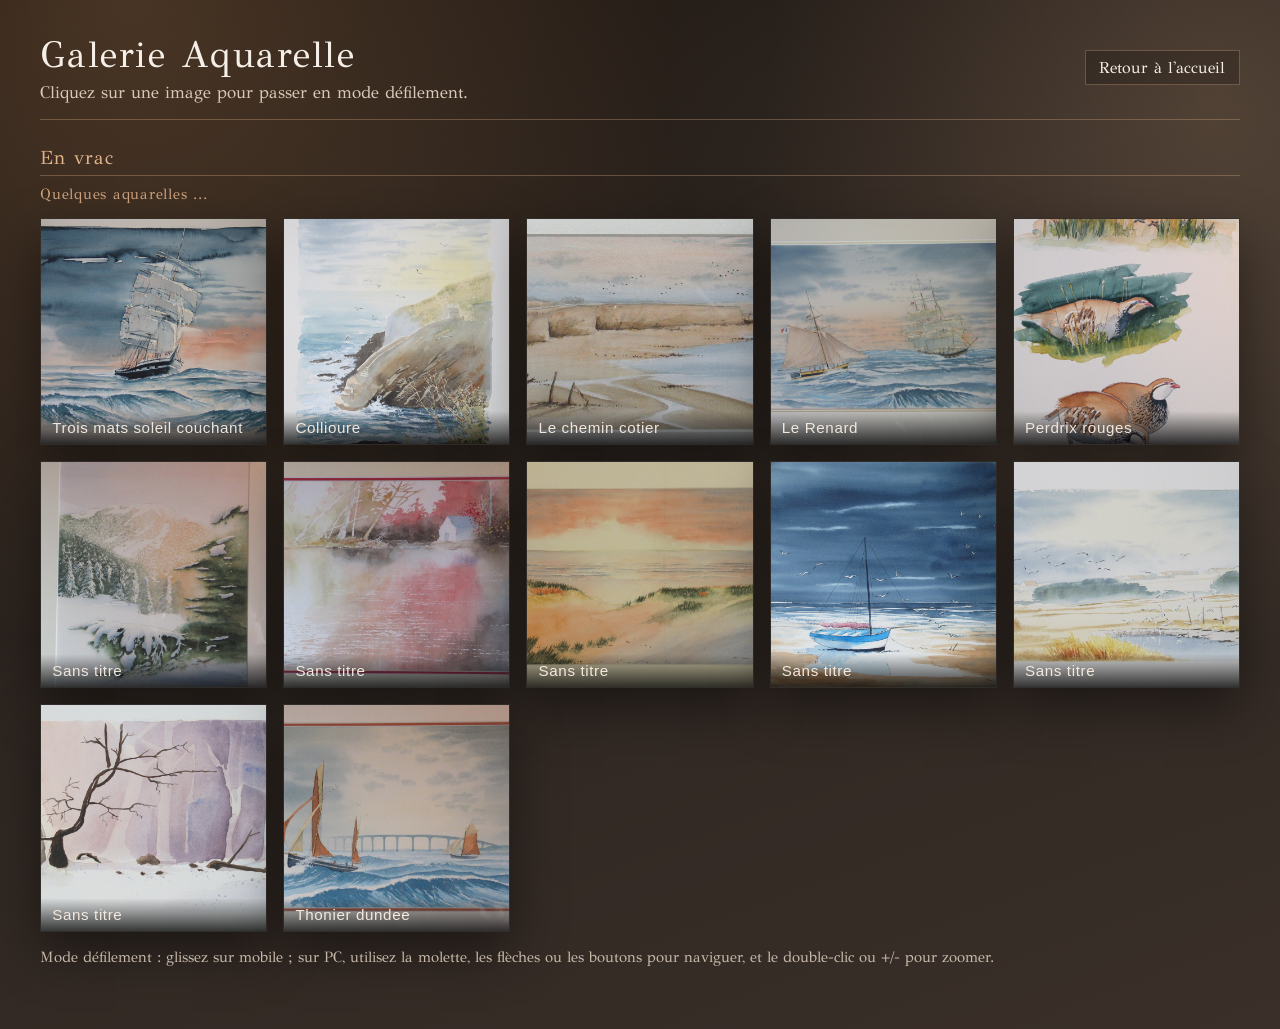
<file: html/gallery_aquarelle.html>
<!DOCTYPE html><html lang="fr"><head><meta charset="utf-8"><meta name="viewport" content="width=device-width,initial-scale=1"><meta name="description" content="Découvrez les aquarelles de Bruno Lhomet, entre paysages, marines et créations originales."><title>Galerie Aquarelle | Bruno Lhomet</title><link rel="canonical" href="https://brunolhomet.com/html/gallery_aquarelle.html"><script type="module" crossorigin src="../assets/galleryAquarelle-Bp8VtQxB.js"></script><link rel="modulepreload" crossorigin href="../assets/translation-BUIPouBq.js"><link rel="modulepreload" crossorigin href="../assets/protect-09D4kcsY.js"><link rel="modulepreload" crossorigin href="../assets/gallery-Bkg2m6O0.js"><link rel="stylesheet" crossorigin href="../assets/gallery-CDSRCGUn.css"></head><body><main class="page"><header class="topbar"><div><h1 id="gallery_aquarelle-title"></h1><p class="subtitle" id="gallery_aquarelle-subtitle"></p></div><div class="topbar-actions"><a class="back-link" href="../index.html#work" id="gallery_aquarelle-back_link"></a></div></header><div class="gallery-parts" id="gallery-grid" aria-label="Galerie d'oeuvres a l'aquarelle"><section class="gallery-part" aria-label="En vrac"><h2 class="gallery-part-title" id="gallery_aquarelle-section-en_vrac"></h2><h3 class="gallery-part-subtitle" id="gallery_aquarelle-section-en_vrac_subtitle"></h3><div class="gallery-grid"><button class="thumb-btn" type="button"><img src="../assets/gallery_aquarelle_3_mats_soleil_couchant_thumbnails-Bzcb3eLE.JPG" alt="Trois mats soleil couchant" loading="lazy"> <span class="thumb-label">Trois mats soleil couchant</span></button> <button class="thumb-btn" type="button"><img src="../assets/gallery_aquarelle_collioure_thumbnails-CeltjNJU.JPG" alt="Collioure" loading="lazy"> <span class="thumb-label">Collioure</span></button> <button class="thumb-btn" type="button"><img src="../assets/gallery_aquarelle_le_chemin_cotier_thumbnails-BIZKsGcN.jpg" alt="Le chemin cotier" loading="lazy"> <span class="thumb-label">Le chemin cotier</span></button> <button class="thumb-btn" type="button"><img src="../assets/gallery_aquarelle_le_renard_thumbnails-DcvKiOub.JPG" alt="Le Renard" loading="lazy"> <span class="thumb-label">Le Renard</span></button> <button class="thumb-btn" type="button"><img src="../assets/gallery_aquarelle_perdrix_rouges_thumbnails-C4qwUUDa.JPG" alt="Perdrix rouges" loading="lazy"> <span class="thumb-label">Perdrix rouges</span></button> <button class="thumb-btn" type="button"><img src="../assets/gallery_aquarelle_sans_titre_1_thumbnails-j6rqiBiE.JPG" alt="Sans titre" loading="lazy"> <span class="thumb-label">Sans titre</span></button> <button class="thumb-btn" type="button"><img src="../assets/gallery_aquarelle_sans_titre_2_thumbnails-Dx08GEeb.JPG" alt="Sans titre" loading="lazy"> <span class="thumb-label">Sans titre</span></button> <button class="thumb-btn" type="button"><img src="../assets/gallery_aquarelle_sans_titre_3_thumbnails-B8XZhZog.JPG" alt="Sans titre" loading="lazy"> <span class="thumb-label">Sans titre</span></button> <button class="thumb-btn" type="button"><img src="../assets/gallery_aquarelle_sans_titre_4_thumbnails-B6YqS3kz.JPG" alt="Sans titre" loading="lazy"> <span class="thumb-label">Sans titre</span></button> <button class="thumb-btn" type="button"><img src="../assets/gallery_aquarelle_sans_titre_5_thumbnails-DtZzaiUm.JPG" alt="Sans titre" loading="lazy"> <span class="thumb-label">Sans titre</span></button> <button class="thumb-btn" type="button"><img src="../assets/gallery_aquarelle_sans_titre_6_thumbnails-DKAY-7zp.JPG" alt="Sans titre" loading="lazy"> <span class="thumb-label">Sans titre</span></button> <button class="thumb-btn" type="button"><img src="../assets/gallery_aquarelle_thonier_dundee_thumbnails-CWJ3w40R.JPG" alt="Thonier dundee" loading="lazy"> <span class="thumb-label">Thonier dundee</span></button></div></section></div><p class="note" id="gallery_aquarelle-note"></p></main><aside class="lightbox" id="lightbox" aria-hidden="true" aria-label="Visionneuse plein écran"><div class="lightbox-header"><div class="lightbox-hint" id="gallery_aquarelle-lightbox-hint">Mode défilement actif</div><div class="lightbox-actions"><button class="close-btn icon-btn fullscreen-btn" id="fullscreen-btn" type="button" aria-label="Activer le plein écran" title="Activer le plein écran"><span class="icon icon-expand" aria-hidden="true"></span> <span class="sr-only" id="gallery_aquarelle-lightbox-fullscreen_text">Plein écran</span></button> <button class="close-btn icon-btn" id="close-btn" type="button" aria-label="Fermer la visionneuse" title="Fermer la visionneuse"><span class="icon icon-close" aria-hidden="true"></span> <span class="sr-only" id="gallery_aquarelle-lightbox-close_text">Fermer</span></button></div></div><div class="slider-wrap"><button class="nav-btn" id="prev-btn" type="button" aria-label="Image précédente">&#10094;</button><div class="slider" id="slider"><figure class="slide" data-label="Trois mats soleil couchant - aquarelle"><img src="../assets/gallery_aquarelle_3_mats_soleil_couchant-OrEGH1F3.JPG" alt="Trois mats soleil couchant - aquarelle"></figure><figure class="slide" data-label="Collioure - aquarelle"><img src="../assets/gallery_aquarelle_collioure-BhkK6vpG.JPG" alt="Collioure - aquarelle"></figure><figure class="slide" data-label="Le chemin cotier - aquarelle"><img src="../assets/gallery_aquarelle_le_chemin_cotier-C9dUHDm8.jpg" alt="Le chemin cotier - aquarelle"></figure><figure class="slide" data-label="Le Renard - aquarelle"><img src="../assets/gallery_aquarelle_le_renard-QwmmWNVA.JPG" alt="Le Renard - aquarelle"></figure><figure class="slide" data-label="Perdrix rouges - aquarelle"><img src="../assets/gallery_aquarelle_perdrix_rouges-ChK574OZ.JPG" alt="Perdrix rouges - aquarelle"></figure><figure class="slide" data-label="Sans titre - aquarelle"><img src="../assets/gallery_aquarelle_sans_titre_1-DQJfa0Sr.JPG" alt="Sans titre - aquarelle"></figure><figure class="slide" data-label="Sans titre - aquarelle"><img src="../assets/gallery_aquarelle_sans_titre_2-BAmRzkuc.JPG" alt="Sans titre - aquarelle"></figure><figure class="slide" data-label="Sans titre - aquarelle"><img src="../assets/gallery_aquarelle_sans_titre_3-CGR8qwNj.JPG" alt="Sans titre - aquarelle"></figure><figure class="slide" data-label="Sans titre - aquarelle"><img src="../assets/gallery_aquarelle_sans_titre_4-BlrvPCyE.JPG" alt="Sans titre - aquarelle"></figure><figure class="slide" data-label="Sans titre - aquarelle"><img src="../assets/gallery_aquarelle_sans_titre_5-CbuBpRob.JPG" alt="Sans titre - aquarelle"></figure><figure class="slide" data-label="Sans titre - aquarelle"><img src="../assets/gallery_aquarelle_sans_titre_6-C_tIv58a.JPG" alt="Sans titre - aquarelle"></figure><figure class="slide" data-label="Thonier dundee - aquarelle"><img src="../assets/gallery_aquarelle_thonier_dundee-DXL64iw-.JPG" alt="Thonier dundee - aquarelle"></figure></div><button class="nav-btn" id="next-btn" type="button" aria-label="Image suivante">&#10095;</button></div><div class="caption" id="caption"></div><div class="counter" id="counter"></div></aside></body></html>
</file>
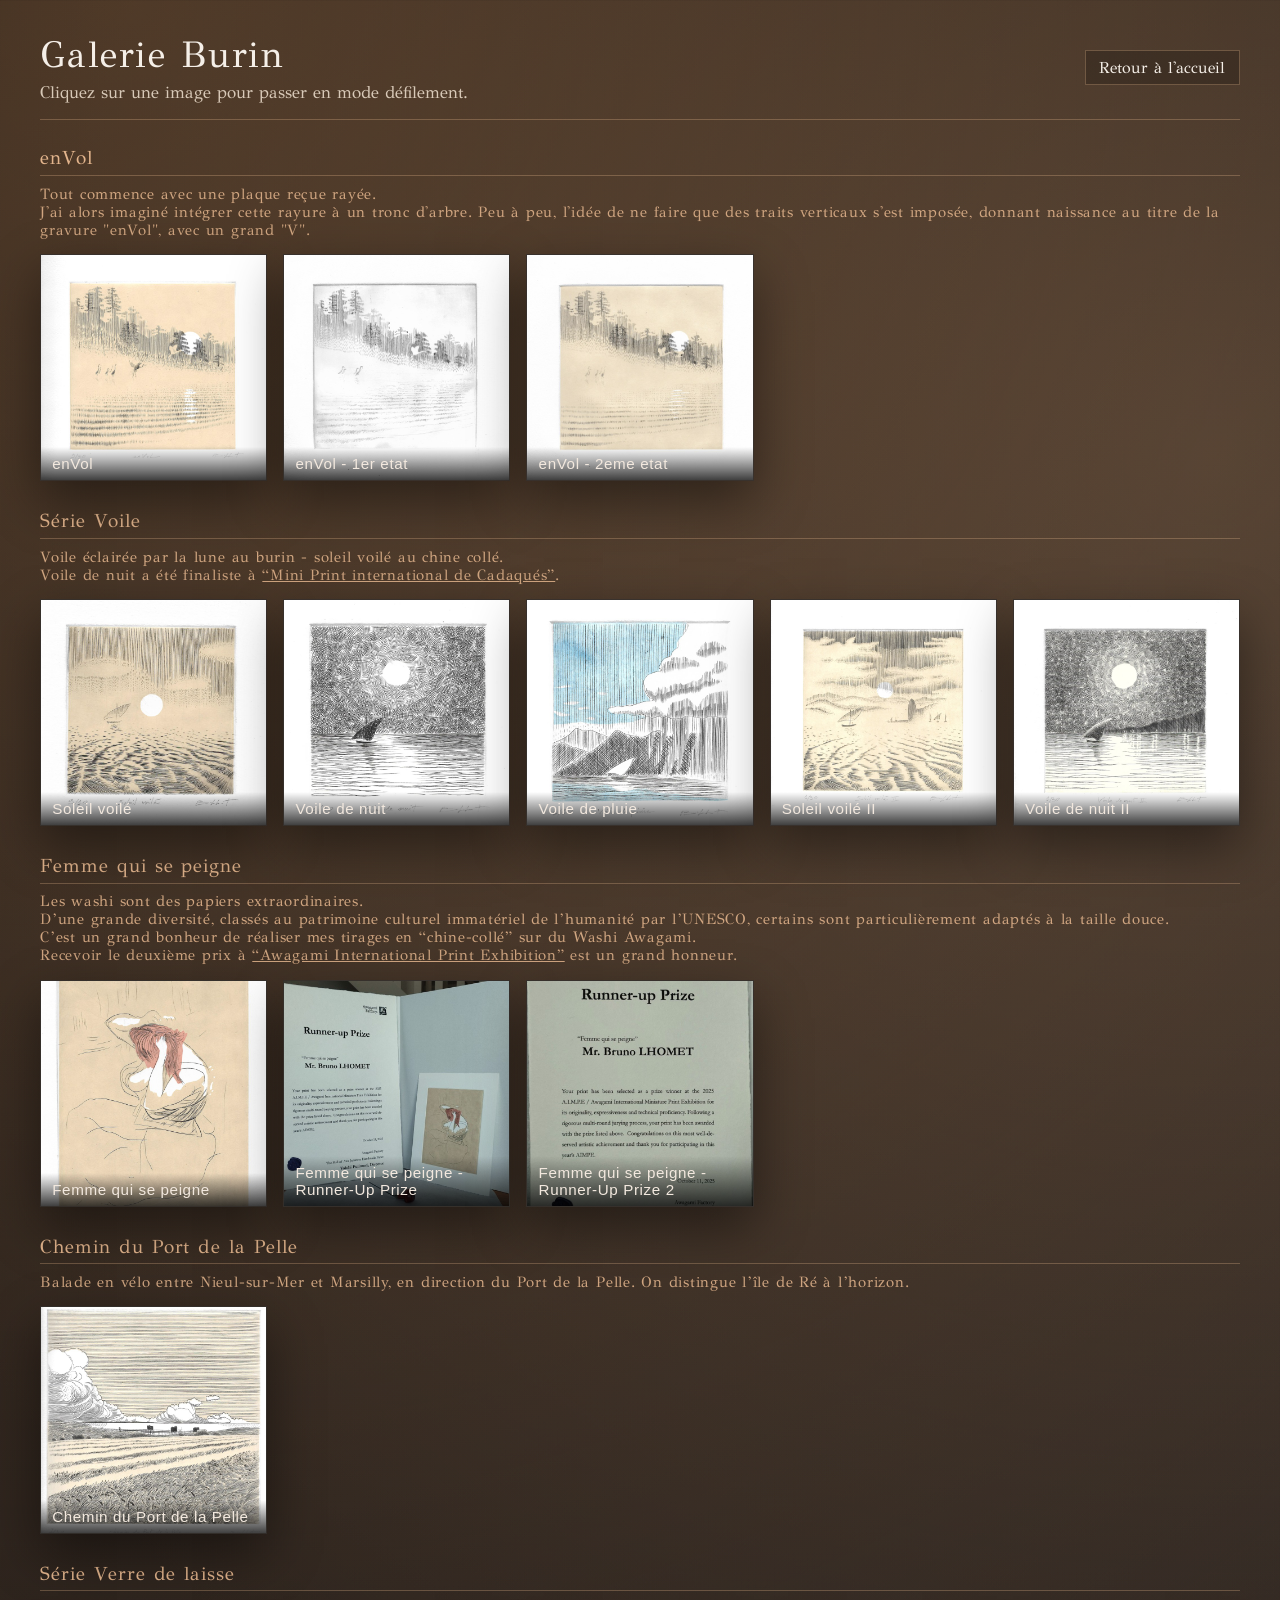
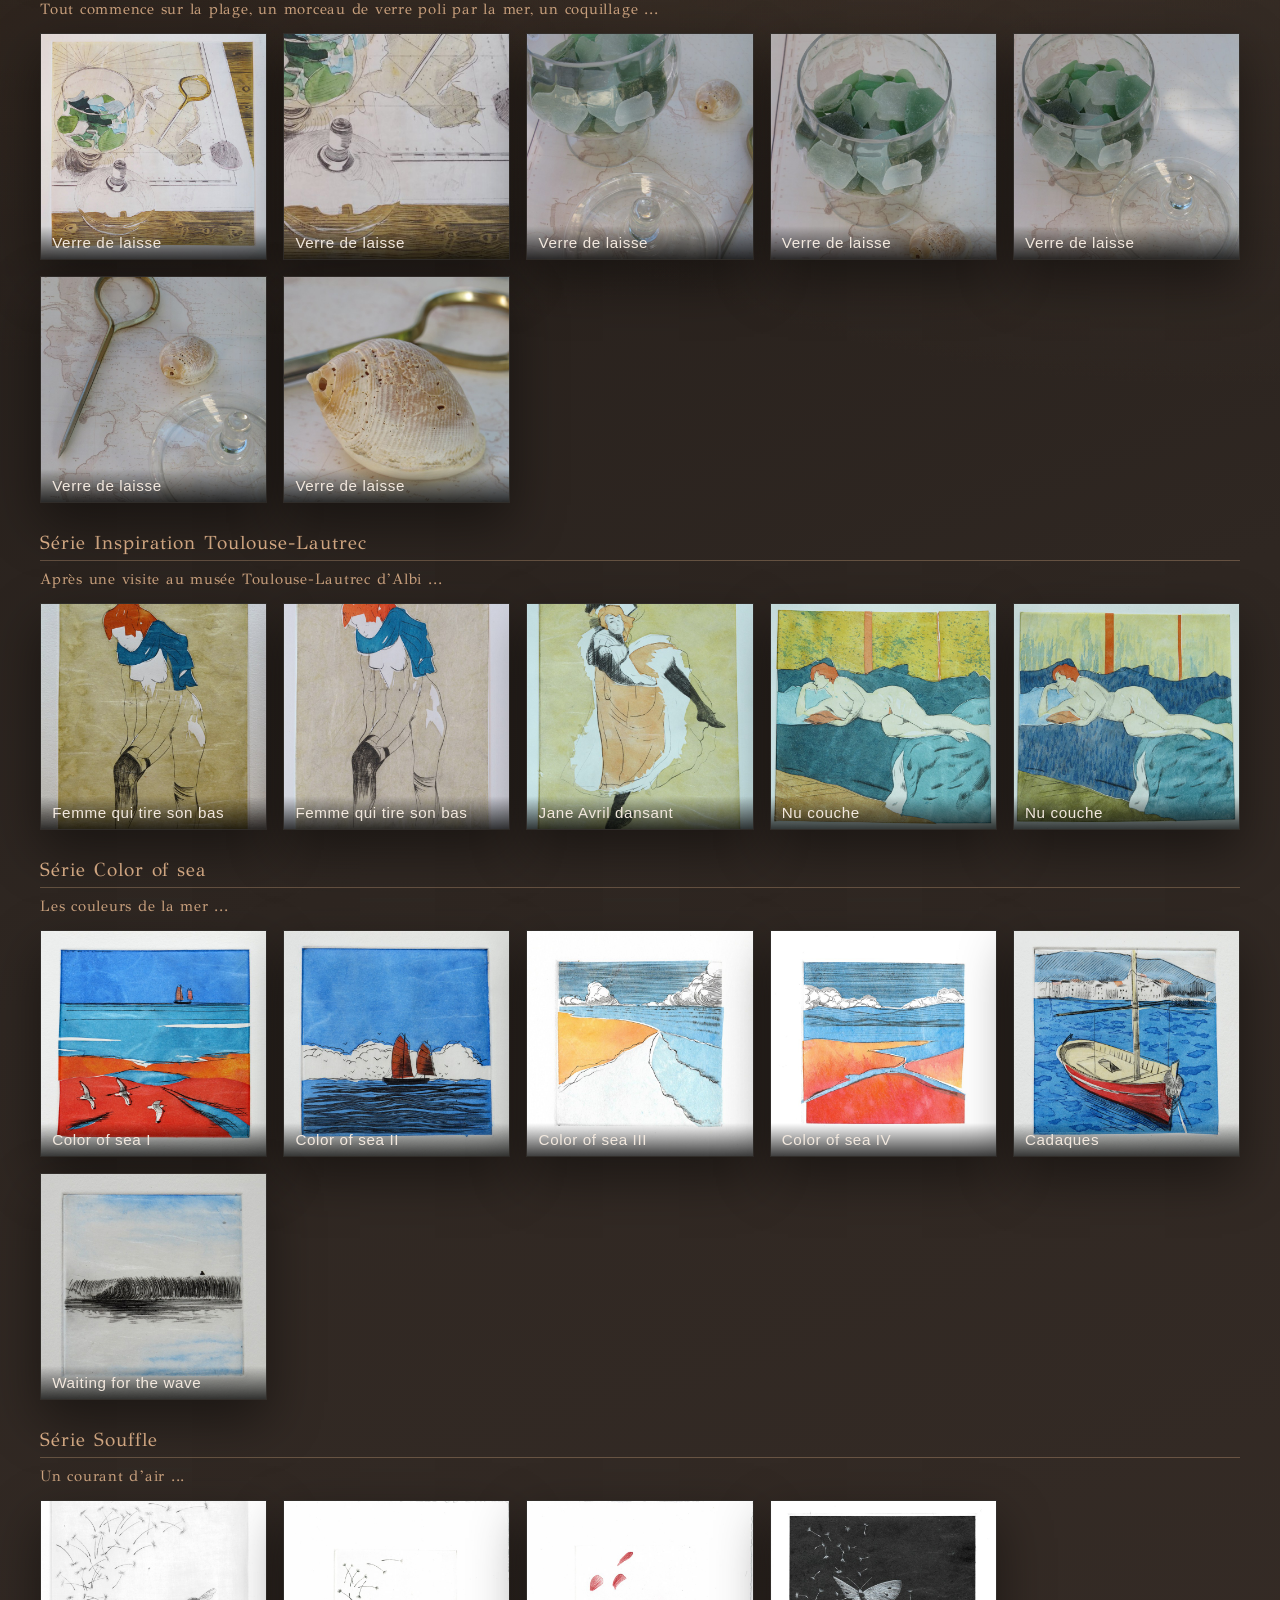
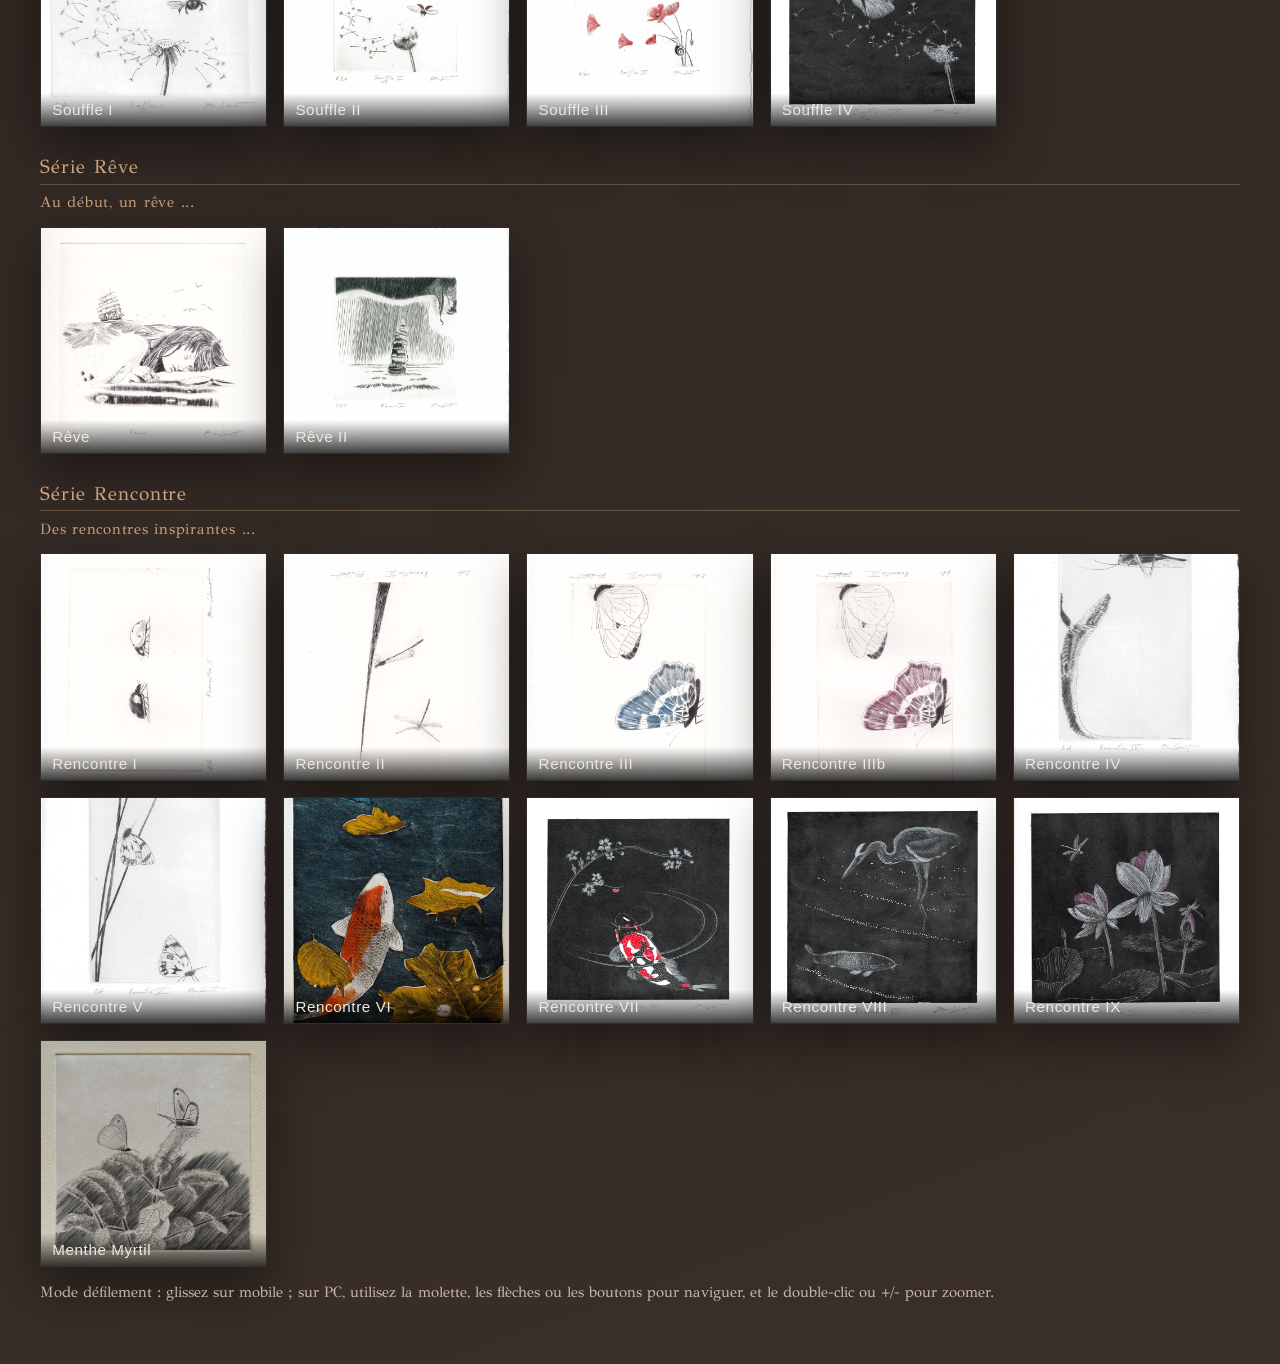
<file: html/gallery_burin.html>
<!DOCTYPE html><html lang="fr"><head><meta charset="utf-8"><meta name="viewport" content="width=device-width,initial-scale=1"><meta name="description" content="Explorez les gravures au burin de Bruno Lhomet, séries originales et états de création."><title>Galerie Burin | Bruno Lhomet</title><link rel="canonical" href="https://brunolhomet.com/html/gallery_burin.html"><script type="module" crossorigin src="../assets/galleryBurin-Bp8VtQxB.js"></script><link rel="modulepreload" crossorigin href="../assets/translation-BUIPouBq.js"><link rel="modulepreload" crossorigin href="../assets/protect-09D4kcsY.js"><link rel="modulepreload" crossorigin href="../assets/gallery-Bkg2m6O0.js"><link rel="stylesheet" crossorigin href="../assets/gallery-CDSRCGUn.css"></head><body><main class="page"><header class="topbar"><div><h1 id="gallery_burin-title"></h1><p class="subtitle" id="gallery_burin-subtitle"></p></div><div class="topbar-actions"><a class="back-link" href="../index.html#work" id="gallery_burin-back_link"></a></div></header><div class="gallery-parts" id="gallery-grid" aria-label="Galerie d'oeuvres au burin"><section class="gallery-part" aria-label="enVol"><h2 class="gallery-part-title" id="gallery_burin-section-en_vol"></h2><h3 class="gallery-part-subtitle" id="gallery_burin-section-en_vol_subtitle"></h3><div class="gallery-grid"><button class="thumb-btn" type="button"><img src="../assets/gallery_burin_enVol_thumbnails-BtU6GZFD.jpg" alt="enVol" loading="lazy"> <span class="thumb-label">enVol</span></button> <button class="thumb-btn" type="button"><img src="../assets/gallery_burin_enVol_1erEtat_thumbnails-CPkmSVS4.jpg" alt="enVol - 1er etat" loading="lazy"> <span class="thumb-label">enVol - 1er etat</span></button> <button class="thumb-btn" type="button"><img src="../assets/gallery_burin_enVol_2emeEtat_thumbnails-C4RVg-xO.jpg" alt="enVol - 2eme etat" loading="lazy"> <span class="thumb-label">enVol - 2eme etat</span></button></div></section><section class="gallery-part" aria-label="Serie Voile"><h2 class="gallery-part-title" id="gallery_burin-section-voile"></h2><h3 class="gallery-part-subtitle" id="gallery_burin-section-voile_subtitle"></h3><div class="gallery-grid"><button class="thumb-btn" type="button"><img src="../assets/gallery_burin_soleil_voile_thumbnails-8gC5PLfc.jpg" alt="Soleil voilé" loading="lazy"> <span class="thumb-label">Soleil voilé</span></button> <button class="thumb-btn" type="button"><img src="../assets/gallery_burin_voile_de_nuit_thumbnails-Bfprj_An.jpg" alt="Voile de nuit" loading="lazy"> <span class="thumb-label">Voile de nuit</span></button> <button class="thumb-btn" type="button"><img src="../assets/gallery_burin_voile_de_%20pluie_thumbnails-BWMRUacp.jpg" alt="Voile de pluie" loading="lazy"> <span class="thumb-label">Voile de pluie</span></button> <button class="thumb-btn" type="button"><img src="../assets/gallery_burin_soleil_voile_II_thumbnails-DjGNNEJE.jpg" alt="Soleil voilé II" loading="lazy"> <span class="thumb-label">Soleil voilé II</span></button> <button class="thumb-btn" type="button"><img src="../assets/gallery_burin_volie_de_nuit_II_thumbnails-BD0mreHL.jpg" alt="Voile de nuit II" loading="lazy"> <span class="thumb-label">Voile de nuit II</span></button></div></section><section class="gallery-part" aria-label="Serie Femme qui se peigne"><h2 class="gallery-part-title" id="gallery_burin-section-femme_qui_se_peigne"></h2><h3 class="gallery-part-subtitle" id="gallery_burin-section-femme_qui_se_peigne_subtitle"></h3><div class="gallery-grid"><button class="thumb-btn" type="button"><img src="../assets/gallery_burin_femme_qui_se_peigne_thumbnails-z7uE6YRh.jpg" alt="Femme qui se peigne" loading="lazy"> <span class="thumb-label">Femme qui se peigne</span></button> <button class="thumb-btn" type="button"><img src="../assets/gallery_burin_femme_qui_se_peigne_award_thumbnails-AGkCo6tr.jpg" alt="Femme qui se peigne - Runner-Up Prize " loading="lazy"> <span class="thumb-label">Femme qui se peigne - Runner-Up Prize</span></button> <button class="thumb-btn" type="button"><img src="../assets/gallery_burin_femme_qui_se_peigne_award_2_thumbnails-B3zcPN_T.jpg" alt="Femme qui se peigne - Runner-Up Prize 2" loading="lazy"> <span class="thumb-label">Femme qui se peigne - Runner-Up Prize 2</span></button></div></section><section class="gallery-part" aria-label="Chemin du Port de la Pelle"><h2 class="gallery-part-title" id="gallery_burin-section-chemin_du_port_de_la_pelle"></h2><h3 class="gallery-part-subtitle" id="gallery_burin-section-chemin_du_port_de_la_pelle_subtitle">Partis de Nieul, en direction du Port de la Pelle à Marsilly</h3><div class="gallery-grid"><button class="thumb-btn" type="button"><img src="../assets/gallery_burin_chemin_du_port_de_la_Pelle_thumbnails-Cyho90Ci.jpg" alt="Chemin du Port de la Pelle" loading="lazy"> <span class="thumb-label">Chemin du Port de la Pelle</span></button></div></section><section class="gallery-part" aria-label="Serie Verre de laisse"><h2 class="gallery-part-title" id="gallery_burin-section-verre_de_laisse"></h2><h3 class="gallery-part-subtitle" id="gallery_burin-section-verre_de_laisse_subtitle"></h3><div class="gallery-grid"><button class="thumb-btn" type="button"><img src="../assets/gallery_burin_verre_de_laisse_thumbnails-BLON2G74.jpg" alt="Verre de laisse" loading="lazy"> <span class="thumb-label">Verre de laisse</span></button> <button class="thumb-btn" type="button"><img src="../assets/gallery_burin_verre_de_laisse_1_thumbnails-BeB9JNaw.jpg" alt="Verre de laisse" loading="lazy"> <span class="thumb-label">Verre de laisse</span></button> <button class="thumb-btn" type="button"><img src="../assets/gallery_burin_verre_de_laisse_2_thumbnails-D0iI9MTr.jpg" alt="Verre de laisse" loading="lazy"> <span class="thumb-label">Verre de laisse</span></button> <button class="thumb-btn" type="button"><img src="../assets/gallery_burin_verre_de_laisse_3_thumbnails-BMjHrwvT.jpg" alt="Verre de laisse" loading="lazy"> <span class="thumb-label">Verre de laisse</span></button> <button class="thumb-btn" type="button"><img src="../assets/gallery_burin_verre_de_laisse_4_thumbnails-CdgUdpnm.jpg" alt="Verre de laisse" loading="lazy"> <span class="thumb-label">Verre de laisse</span></button> <button class="thumb-btn" type="button"><img src="../assets/gallery_burin_verre_de_laisse_5_thumbnails-DiVcp4kj.jpg" alt="Verre de laisse" loading="lazy"> <span class="thumb-label">Verre de laisse</span></button> <button class="thumb-btn" type="button"><img src="../assets/gallery_burin_verre_de_laisse_6_thumbnails-D9oSl7DJ.jpg" alt="Verre de laisse" loading="lazy"> <span class="thumb-label">Verre de laisse</span></button></div></section><section class="gallery-part" aria-label="Serie Inspiration Toulouse Lautrec"><h2 class="gallery-part-title" id="gallery_burin-section-inspiration_toulouse_lautrec"></h2><h3 class="gallery-part-subtitle" id="gallery_burin-section-inspiration_toulouse_lautrec_subtitle"></h3><div class="gallery-grid"><button class="thumb-btn" type="button"><img src="../assets/gallery_burin_femme_qui_tire_son%20bas%20_thumbnails-BA52xjdz.jpg" alt="Femme qui tire son bas" loading="lazy"> <span class="thumb-label">Femme qui tire son bas</span></button> <button class="thumb-btn" type="button"><img src="../assets/gallery_burin_femme_qui_tire_son_bas_2_thumbnails-CeEjkhRl.jpg" alt="Femme qui tire son bas" loading="lazy"> <span class="thumb-label">Femme qui tire son bas</span></button> <button class="thumb-btn" type="button"><img src="../assets/gallery_burin_jane_avril_dansant_thumbnails-CS22j65F.jpg" alt="Jane Avril dansant" loading="lazy"> <span class="thumb-label">Jane Avril dansant</span></button> <button class="thumb-btn" type="button"><img src="../assets/gallery_burin_nu%20couche_thumbnails-DEz2Be2l.jpg" alt="Nu couche" loading="lazy"> <span class="thumb-label">Nu couche</span></button> <button class="thumb-btn" type="button"><img src="../assets/gallery_burin_nu_couche_2_thumbnails-BU6IC4d4.jpg" alt="Nu couche" loading="lazy"> <span class="thumb-label">Nu couche</span></button></div></section><section class="gallery-part" aria-label="Color of sea"><h2 class="gallery-part-title" id="gallery_burin-section-color_of_sea"></h2><h3 class="gallery-part-subtitle" id="gallery_burin-section-color_of_sea_subtitle"></h3><div class="gallery-grid"><button class="thumb-btn" type="button"><img src="../assets/gallery_burin_color_of_sea_thumbnails-BnOfLfjb.jpg" alt="Color of sea I" loading="lazy"> <span class="thumb-label">Color of sea I</span></button> <button class="thumb-btn" type="button"><img src="../assets/gallery_burin_color_of_sea_II_thumbnails-6izQoOR3.jpg" alt="Color of sea II" loading="lazy"> <span class="thumb-label">Color of sea II</span></button> <button class="thumb-btn" type="button"><img src="../assets/gallery_burin_color_of_sea_III_thumbnails-I7_t0-6G.jpg" alt="Color of sea III" loading="lazy"> <span class="thumb-label">Color of sea III</span></button> <button class="thumb-btn" type="button"><img src="../assets/gallery_burin_color_of_sea_IV_thumbnails-vvIVgRdd.jpg" alt="Color of sea IV" loading="lazy"> <span class="thumb-label">Color of sea IV</span></button> <button class="thumb-btn" type="button"><img src="../assets/gallery_burin_cadaques_thumbnails-BoY8ew5J.jpg" alt="Cadaques" loading="lazy"> <span class="thumb-label">Cadaques</span></button> <button class="thumb-btn" type="button"><img src="../assets/gallery_burin_waiting_for_the_wave_thumbnails-1sXWRUIb.jpg" alt="Waiting for the wave" loading="lazy"> <span class="thumb-label">Waiting for the wave</span></button></div></section><section class="gallery-part" aria-label="Serie Souffle"><h2 class="gallery-part-title" id="gallery_burin-section-souffle"></h2><h3 class="gallery-part-subtitle" id="gallery_burin-section-souffle_subtitle"></h3><div class="gallery-grid"><button class="thumb-btn" type="button"><img src="../assets/gallery_burin_souffle_thumbnails-C9Cw9r0V.jpg" alt="Souffle I" loading="lazy"> <span class="thumb-label">Souffle I</span></button> <button class="thumb-btn" type="button"><img src="../assets/gallery_burin_souffle_II_thumbnails-CzNSSbKN.jpg" alt="Souffle II" loading="lazy"> <span class="thumb-label">Souffle II</span></button> <button class="thumb-btn" type="button"><img src="../assets/gallery_burin_souffle_III_thumbnails-DqgmJyA5.jpg" alt="Souffle III" loading="lazy"> <span class="thumb-label">Souffle III</span></button> <button class="thumb-btn" type="button"><img src="../assets/gallery_burin_souffle_IV_thumbnails-CIkZ3ELb.jpg" alt="Souffle IV" loading="lazy"> <span class="thumb-label">Souffle IV</span></button></div></section><section class="gallery-part" aria-label="Serie Rêve"><h2 class="gallery-part-title" id="gallery_burin-section-reve"></h2><h3 class="gallery-part-subtitle" id="gallery_burin-section-reve_subtitle"></h3><div class="gallery-grid"><button class="thumb-btn" type="button"><img src="../assets/gallery_burin_reve_thumbnails-CgSw1O_U.jpg" alt="Rêve" loading="lazy"> <span class="thumb-label">Rêve</span></button> <button class="thumb-btn" type="button"><img src="../assets/gallery_burin_reve_II_thumbnails-DD8vB6qt.jpg" alt="Rêve II" loading="lazy"> <span class="thumb-label">Rêve II</span></button></div></section><section class="gallery-part" aria-label="Serie Rencontre"><h2 class="gallery-part-title" id="gallery_burin-section-rencontre"></h2><h3 class="gallery-part-subtitle" id="gallery_burin-section-rencontre_subtitle"></h3><div class="gallery-grid"><button class="thumb-btn" type="button"><img src="../assets/gallery_burin_rencontre_I_thumbnails-lQ_lMazH.jpg" alt="Rencontre I" loading="lazy"> <span class="thumb-label">Rencontre I</span></button> <button class="thumb-btn" type="button"><img src="../assets/gallery_burin_rencontre_II_thumbnails-BhsHWaHO.jpg" alt="Rencontre II" loading="lazy"> <span class="thumb-label">Rencontre II</span></button> <button class="thumb-btn" type="button"><img src="../assets/gallery_burin_rencontre_III_thumbnails-DRJifjmN.jpg" alt="Rencontre III" loading="lazy"> <span class="thumb-label">Rencontre III</span></button> <button class="thumb-btn" type="button"><img src="../assets/gallery_burin_rencontre_IIIb_thumbnails-BagzB3Fu.jpg" alt="Rencontre IIIb" loading="lazy"> <span class="thumb-label">Rencontre IIIb</span></button> <button class="thumb-btn" type="button"><img src="../assets/gallery_burin_rencontre_IV_thumbnails-Cx0PnGBT.jpg" alt="Rencontre IV" loading="lazy"> <span class="thumb-label">Rencontre IV</span></button> <button class="thumb-btn" type="button"><img src="../assets/gallery_burin_rencontre_V_thumbnails-CVSZhBuW.jpg" alt="Rencontre V" loading="lazy"> <span class="thumb-label">Rencontre V</span></button> <button class="thumb-btn" type="button"><img src="../assets/gallery_burin_rencontre_VI._thumbnails-CiFdSK3u.jpg" alt="Rencontre VI" loading="lazy"> <span class="thumb-label">Rencontre VI</span></button> <button class="thumb-btn" type="button"><img src="../assets/gallery_burin_rencontre_VII_thumbnails-fBCpRNif.jpg" alt="Rencontre VII" loading="lazy"> <span class="thumb-label">Rencontre VII</span></button> <button class="thumb-btn" type="button"><img src="../assets/gallery_burin_rencontre_VIII_thumbnails-WDJytLng.jpg" alt="Rencontre VIII" loading="lazy"> <span class="thumb-label">Rencontre VIII</span></button> <button class="thumb-btn" type="button"><img src="../assets/gallery_burin_rencontre_IX_thumbnails-DHOg416j.jpg" alt="Rencontre IX" loading="lazy"> <span class="thumb-label">Rencontre IX</span></button> <button class="thumb-btn" type="button"><img src="../assets/gallery_burin_menthe_myrtil_thumbnails-BqGzh5gp.jpg" alt="Menthe Myrtil" loading="lazy"> <span class="thumb-label">Menthe Myrtil</span></button></div></section></div><p class="note" id="gallery_burin-note"></p></main><aside class="lightbox" id="lightbox" aria-hidden="true" aria-label="Visionneuse plein écran"><div class="lightbox-header"><div class="lightbox-hint" id="gallery_burin-lightbox-hint">Mode défilement actif</div><div class="lightbox-actions"><button class="close-btn icon-btn fullscreen-btn" id="fullscreen-btn" type="button" aria-label="Activer le plein écran" title="Activer le plein écran"><span class="icon icon-expand" aria-hidden="true"></span> <span class="sr-only" id="gallery_burin-lightbox-fullscreen_text">Plein écran</span></button> <button class="close-btn icon-btn" id="close-btn" type="button" aria-label="Fermer la visionneuse" title="Fermer la visionneuse"><span class="icon icon-close" aria-hidden="true"></span> <span class="sr-only" id="gallery_burin-lightbox-close_text">Fermer</span></button></div></div><div class="slider-wrap"><button class="nav-btn" id="prev-btn" type="button" aria-label="Image précédente">&#10094;</button><div class="slider" id="slider"><figure class="slide" data-label="enVol - burin / chine collée - matrice 15 x 15 cm - edition 30"><img src="../assets/gallery_burin_enVol-CNA3OSPl.jpg" alt="enVol - burin / chine collée - matrice 15 x 15 cm - edition 30"></figure><figure class="slide" data-label="enVol - 1er etat"><img src="../assets/gallery_burin_enVol_1erEtat-C4IVlwlt.jpg" alt="enVol - 1er etat"></figure><figure class="slide" data-label="enVol - 2eme etat"><img src="../assets/gallery_burin_enVol_2emeEtat-NFc6Z871.jpg" alt="enVol - 2eme etat"></figure><figure class="slide" data-label="Soleil voilé - burin / chine collée - matrice 10 x 10 cm - edition 10"><img src="../assets/gallery_burin_soleil_voile-BTp2fvAm.jpg" alt="Soleil voilé - burin / chine collée - matrice 10 x 10 cm - edition 10"></figure><figure class="slide" data-label="Voile de nuit - burin - matrice 10 x 10 cm - edition 10"><img src="../assets/gallery_burin_voile_de_nuit-chyjpBy8.jpg" alt="Voile de nuit - burin - matrice 10 x 10 cm - edition 10"></figure><figure class="slide" data-label="Voile de pluie - burin / chine collée - matrice 10 x 10 cm - edition 10"><img src="../assets/gallery_burin_voile_de_%20pluie-BeQ3zUF-.jpg" alt="Voile de pluie - burin / chine collée - matrice 10 x 10 cm - edition 10"></figure><figure class="slide" data-label="Soleil voilé II - burin / chine collée - matrice 15 x 15 cm - edition 30"><img src="../assets/gallery_burin_soleil_voile_II-Do_GfmL_.jpg" alt="Soleil voilé II - burin / chine collée - matrice 15 x 15 cm - edition 30"></figure><figure class="slide" data-label="Voile de nuit II - burin / chine collée - matrice 15 x 15 cm - edition 30"><img src="../assets/gallery_burin_volie_de_nuit_II-D3roPUUF.jpg" alt="Voile de nuit II - burin / chine collée - matrice 15 x 15 cm - edition 30"></figure><figure class="slide" data-label="Femme qui se peigne - burin / chine collée - matrice 15 x 20 cm - edition 30"><img src="../assets/gallery_burin_femme_qui_se_peigne-2FV7QYnp.jpg" alt="Femme qui se peigne - burin / chine collée - matrice 15 x 20 cm - edition 30"></figure><figure class="slide" data-label="Femme qui se peigne - Runner-Up Prize"><img src="../assets/gallery_burin_femme_qui_se_peigne_award-Bg8U1nNK.jpg" alt="Femme qui se peigne - Runner-Up Prize"></figure><figure class="slide" data-label="Femme qui se peigne - Runner-Up Prize 2"><img src="../assets/gallery_burin_femme_qui_se_peigne_award_2-Aii2YD0R.jpg" alt="Femme qui se peigne - Runner-Up Prize 2"></figure><figure class="slide" data-label="Chemin du Port de la Pelle - burin / chine collée - matrice 20 x 20 cm - edition 30"><img src="../assets/gallery_burin_chemin_du_port_de_la_Pelle-BVd3iChu.jpg" alt="Chemin du Port de la Pelle - burin / chine collée - matrice 20 x 20 cm - edition 30"></figure><figure class="slide" data-label="Verre de laisse - burin / chine collée - matrice 20 x 20 cm - edition 30"><img src="../assets/gallery_burin_verre_de_laisse-BSh66F5-.JPG" alt="Verre de laisse - burin / chine collée - matrice 20 x 20 cm - edition 30"></figure><figure class="slide" data-label="Verre de laisse - burin / chine collée - matrice 20 x 20 cm - edition 30"><img src="../assets/gallery_burin_verre_de_laisse_1-tcGhKLN3.JPG" alt="Verre de laisse - burin / chine collée - matrice 20 x 20 cm - edition 30"></figure><figure class="slide" data-label="Verre de laisse - burin / chine collée - matrice 20 x 20 cm - edition 30"><img src="../assets/gallery_burin_verre_de_laisse_2-DqPxkiiq.JPG" alt="Verre de laisse - burin / chine collée - matrice 20 x 20 cm - edition 30"></figure><figure class="slide" data-label="Verre de laisse - burin / chine collée - matrice 20 x 20 cm - edition 30"><img src="../assets/gallery_burin_verre_de_laisse_3-DdEi25uR.JPG" alt="Verre de laisse - burin / chine collée - matrice 20 x 20 cm - edition 30"></figure><figure class="slide" data-label="Verre de laisse - burin / chine collée - matrice 20 x 20 cm - edition 30"><img src="../assets/gallery_burin_verre_de_laisse_4-DsrCwpa_.JPG" alt="Verre de laisse - burin / chine collée - matrice 20 x 20 cm - edition 30"></figure><figure class="slide" data-label="Verre de laisse - burin / chine collée - matrice 20 x 20 cm - edition 30"><img src="../assets/gallery_burin_verre_de_laisse_5-CrGfZsq1.JPG" alt="Verre de laisse - burin / chine collée - matrice 20 x 20 cm - edition 30"></figure><figure class="slide" data-label="Verre de laisse - burin / chine collée - matrice 20 x 20 cm - edition 30"><img src="../assets/gallery_burin_verre_de_laisse_6-IX_IU7HW.JPG" alt="Verre de laisse - burin / chine collée - matrice 20 x 20 cm - edition 30"></figure><figure class="slide" data-label="Femme qui tire son bas - burin / chine collée - matrice 15 x 20 cm - edition 50"><img src="../assets/gallery_burin_femme_qui_tire_son%20bas%20-9wH-ZbFU.JPG" alt="Femme qui tire son bas - burin / chine collée - matrice 15 x 20 cm - edition 50"></figure><figure class="slide" data-label="Femme qui tire son bas - burin / chine collée - matrice 15 x 20 cm - edition 50"><img src="../assets/gallery_burin_femme_qui_tire_son_bas_2-KrrB8lhe.JPG" alt="Femme qui tire son bas - burin / chine collée - matrice 15 x 20 cm - edition 50"></figure><figure class="slide" data-label="Jane Avril dansant - burin / chine collée - matrice 15 x 20 cm - edition 50"><img src="../assets/gallery_burin_jane_avril_dansant-DHh1_xnj.JPG" alt="Jane Avril dansant - burin / chine collée - matrice 15 x 20 cm - edition 50"></figure><figure class="slide" data-label="Nu couche - burin / chine collée - matrice 20 x 20 cm - edition 50"><img src="../assets/gallery_burin_nu%20couche-1Uyx5LQX.JPG" alt="Nu couche - burin / chine collée - matrice 20 x 20 cm - edition 50"></figure><figure class="slide" data-label="Nu couche - burin / chine collée - matrice 20 x 20 cm - edition 50"><img src="../assets/gallery_burin_nu_couche_2-DXiAAMOk.JPG" alt="Nu couche - burin / chine collée - matrice 20 x 20 cm - edition 50"></figure><figure class="slide" data-label="Color of sea I - burin / chine collée - matrice 10 x 10 cm - edition 10"><img src="../assets/gallery_burin_color_of_sea-CJvuQrKZ.JPG" alt="Color of sea I - burin / chine collée - matrice 10 x 10 cm - edition 10"></figure><figure class="slide" data-label="Color of sea II - burin / chine collée - matrice 10 x 10 cm - edition 10"><img src="../assets/gallery_burin_color_of_sea_II-Dxgh5oGf.JPG" alt="Color of sea II - burin / chine collée - matrice 10 x 10 cm - edition 10"></figure><figure class="slide" data-label="Color of sea III - burin / chine collée - matrice 10 x 10 cm - edition 10"><img src="../assets/gallery_burin_color_of_sea_III-BoHK9kM7.JPG" alt="Color of sea III - burin / chine collée - matrice 10 x 10 cm - edition 10"></figure><figure class="slide" data-label="Color of sea IV - burin / chine collée - matrice 10 x 10 cm - edition 10"><img src="../assets/gallery_burin_color_of_sea_IV-BCLQZbuS.JPG" alt="Color of sea IV - burin / chine collée - matrice 10 x 10 cm - edition 10"></figure><figure class="slide" data-label="Cadaques - burin / chine collée - matrice 10 x 10 cm - edition 10"><img src="../assets/gallery_burin_cadaques-D9To-N6u.JPG" alt="Cadaques - burin / chine collée - matrice 10 x 10 cm - edition 10"></figure><figure class="slide" data-label="Waiting for the wave - burin / chine collée - matrice 10 x 10 cm - edition 10"><img src="../assets/gallery_burin_waiting_for_the_wave-ansNTD_v.JPG" alt="Waiting for the wave - burin / chine collée - matrice 10 x 10 cm - edition 10"></figure><figure class="slide" data-label="Souffle - burin - matrice 15 x 15 cm - edition 5"><img src="../assets/gallery_burin_souffle-k8px8fyJ.jpg" alt="Souffle - burin - matrice 15 x 15 cm - edition 5"></figure><figure class="slide" data-label="Souffle II - burin - matrice 10 x 10 cm - edition 10"><img src="../assets/gallery_burin_souffle_II-CpLmVr9V.jpg" alt="Souffle II - burin - matrice 10 x 10 cm - edition 10"></figure><figure class="slide" data-label="Souffle III - burin - matrice 10 x 10 cm - edition 10"><img src="../assets/gallery_burin_souffle_III-B6Eftnxf.jpg" alt="Souffle III - burin - matrice 10 x 10 cm - edition 10"></figure><figure class="slide" data-label="Souffle IV - burin / chine collée - matrice 15 x 15 cm - edition 50"><img src="../assets/gallery_burin_souffle_IV-VoDCxYOb.jpg" alt="Souffle IV - burin / chine collée - matrice 15 x 15 cm - edition 50"></figure><figure class="slide" data-label="Rêve - burin - matrice 15 x 15 cm - edition 15"><img src="../assets/gallery_burin_reve-CluVRtkz.jpg" alt="Rêve - burin - matrice 15 x 15 cm - edition 15"></figure><figure class="slide" data-label="Rêve II - burin - matrice 10 x 10 cm - edition 10"><img src="../assets/gallery_burin_reve_II-DthL3No-.jpg" alt="Rêve II - burin - matrice 10 x 10 cm - edition 10"></figure><figure class="slide" data-label="Rencontre I - burin - matrice 10 x 15 cm - edition 1"><img src="../assets/gallery_burin_rencontre_I-BJvbW65m.jpg" alt="Rencontre I - burin - matrice 10 x 15 cm - edition 1"></figure><figure class="slide" data-label="Rencontre II - burin - matrice 10 x 15 cm - edition 1"><img src="../assets/gallery_burin_rencontre_II-sqnolLN2.jpg" alt="Rencontre II - burin - matrice 10 x 15 cm - edition 1"></figure><figure class="slide" data-label="Rencontre III - burin - matrice 10 x 15 cm - edition 10"><img src="../assets/gallery_burin_rencontre_III-CgY9c-rI.jpg" alt="Rencontre III - burin - matrice 10 x 15 cm - edition 10"></figure><figure class="slide" data-label="Rencontre III - burin - matrice 10 x 15 cm - edition 10"><img src="../assets/gallery_burin_rencontre_IIIb-QqRtPjXx.jpg" alt="Rencontre III - burin - matrice 10 x 15 cm - edition 10"></figure><figure class="slide" data-label="Rencontre IV - burin - matrice 10 x 15 cm - edition 1"><img src="../assets/gallery_burin_rencontre_IV-CWjlFBTG.jpg" alt="Rencontre IV - burin - matrice 10 x 15 cm - edition 1"></figure><figure class="slide" data-label="Rencontre V - burin - matrice 10 x 15 cm - edition 1"><img src="../assets/gallery_burin_rencontre_V-D_hAQvOp.jpg" alt="Rencontre V - burin - matrice 10 x 15 cm - edition 1"></figure><figure class="slide" data-label="Rencontre VI - burin / chine collée - matrice 15 x 20 cm - edition 50"><img src="../assets/gallery_burin_rencontre_VI.-Cu048A9p.jpg" alt="Rencontre VI - burin / chine collée - matrice 15 x 20 cm - edition 50"></figure><figure class="slide" data-label="Rencontre VII - burin / chine collée  - matrice 15 x 15 cm - edition 50"><img src="../assets/gallery_burin_rencontre_VII-C_RV2fQJ.JPG" alt="Rencontre VII - burin / chine collée - matrice 15 x 15 cm - edition 50"></figure><figure class="slide" data-label="Rencontre VIII - burin / chine collée  - matrice 15 x 15 cm - edition 50"><img src="../assets/gallery_burin_rencontre_VIII-CSD8yeOm.JPG" alt="Rencontre VIII - burin / chine collée - matrice 15 x 15 cm - edition 50"></figure><figure class="slide" data-label="Rencontre IX - burin / chine collée  - matrice 15 x 15 cm - edition 50"><img src="../assets/gallery_burin_rencontre_IX-a67f4uZl.jpg" alt="Rencontre IX - burin / chine collée - matrice 15 x 15 cm - edition 50"></figure><figure class="slide" data-label="Menthe Myrtil - burin / chine collée - matrice 15 x 15 cm - edition 15"><img src="../assets/gallery_burin_menthe_myrtil-UffK2Klo.JPG" alt="Menthe Myrtil - burin / chine collée - matrice 15 x 15 cm - edition 15"></figure></div><button class="nav-btn" id="next-btn" type="button" aria-label="Image suivante">&#10095;</button></div><div class="caption" id="caption"></div><div class="counter" id="counter"></div></aside></body></html>
</file>
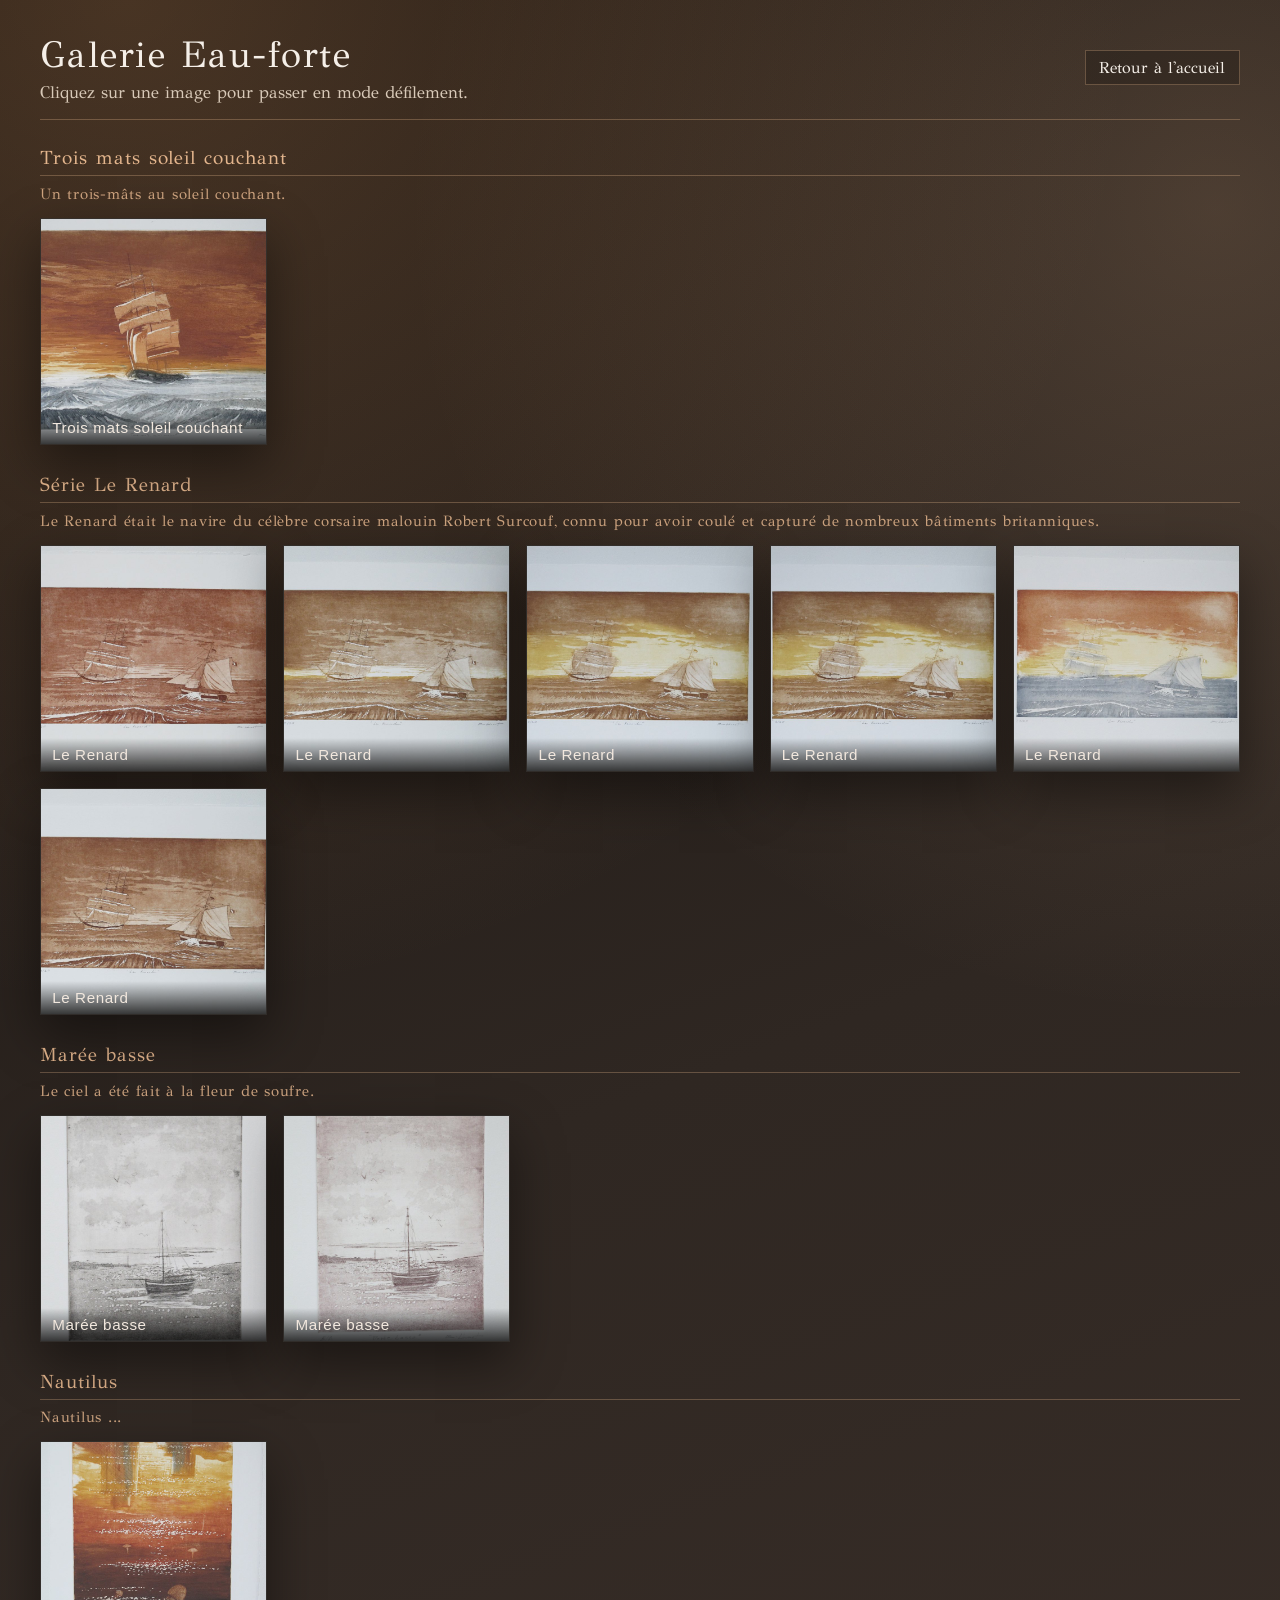
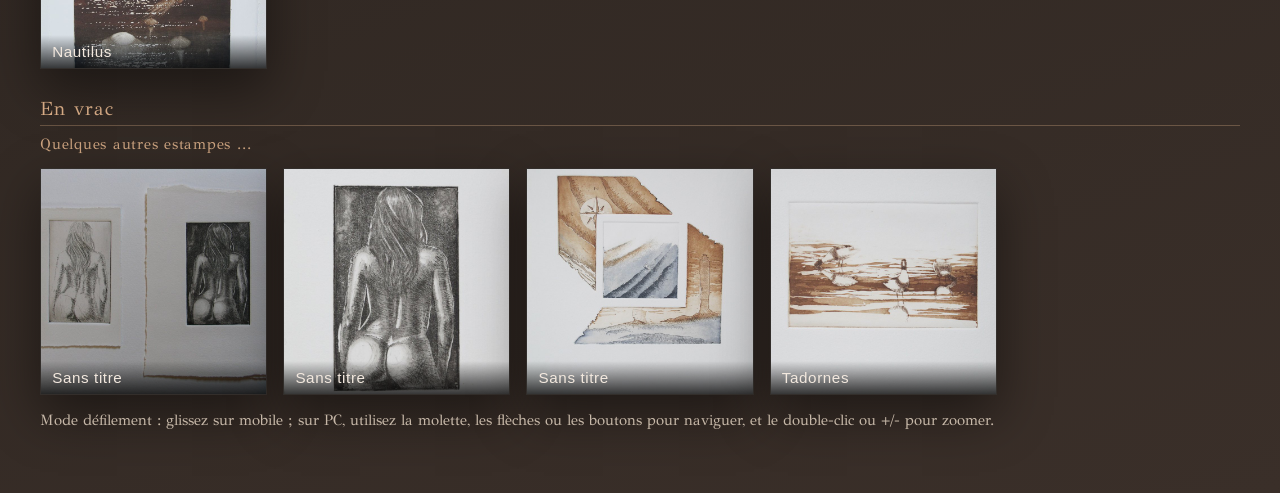
<file: html/gallery_eau_forte.html>
<!DOCTYPE html><html lang="fr"><head><meta charset="utf-8"><meta name="viewport" content="width=device-width,initial-scale=1"><meta name="description" content="Découvrez les eaux-fortes de Bruno Lhomet : marines, paysages et gravures originales."><title>Galerie Eau Forte | Bruno Lhomet</title><link rel="canonical" href="https://brunolhomet.com/html/gallery_eau_forte.html"><script type="module" crossorigin src="../assets/galleryEauForte-Bp8VtQxB.js"></script><link rel="modulepreload" crossorigin href="../assets/translation-BUIPouBq.js"><link rel="modulepreload" crossorigin href="../assets/protect-09D4kcsY.js"><link rel="modulepreload" crossorigin href="../assets/gallery-Bkg2m6O0.js"><link rel="stylesheet" crossorigin href="../assets/gallery-CDSRCGUn.css"></head><body><main class="page"><header class="topbar"><div><h1 id="gallery_eau_forte-title"></h1><p class="subtitle" id="gallery_eau_forte-subtitle"></p></div><div class="topbar-actions"><a class="back-link" href="../index.html#work" id="gallery_eau_forte-back_link"></a></div></header><div class="gallery-parts" id="gallery-grid" aria-label="Galerie d'oeuvres a l'eau forte"><section class="gallery-part" aria-label="Trois mats soleil couchant"><h2 class="gallery-part-title" id="gallery_eau_forte-section-trois_mats"></h2><h3 class="gallery-part-subtitle" id="gallery_eau_forte-section-trois_mats_subtitle"></h3><div class="gallery-grid"><button class="thumb-btn" type="button"><img src="../assets/gallery_eau_forte_trois_mats_soleil_couchant_thumbnails-CsNwgA5c.JPG" alt="Trois mats soleil couchant" loading="lazy"> <span class="thumb-label">Trois mats soleil couchant</span></button></div></section><section class="gallery-part" aria-label="Serie Le Renard"><h2 class="gallery-part-title" id="gallery_eau_forte-section-le_renard"></h2><h3 class="gallery-part-subtitle" id="gallery_eau_forte-section-le_renard_subtitle"></h3><div class="gallery-grid"><button class="thumb-btn" type="button"><img src="../assets/gallery_eau_forte_le_renard_thumbnails-Dphy3ZCu.JPG" alt="Le Renard" loading="lazy"> <span class="thumb-label">Le Renard</span></button> <button class="thumb-btn" type="button"><img src="../assets/gallery_eau_forte_le_renard_2_thumbnails-DVnzzANf.JPG" alt="Le Renard" loading="lazy"> <span class="thumb-label">Le Renard</span></button> <button class="thumb-btn" type="button"><img src="../assets/gallery_eau_forte_le_renard_3_thumbnails-DNdC9P31.JPG" alt="Le Renard" loading="lazy"> <span class="thumb-label">Le Renard</span></button> <button class="thumb-btn" type="button"><img src="../assets/gallery_eau_forte_le_renard_4_thumbnails-DYB8g968.JPG" alt="Le Renard" loading="lazy"> <span class="thumb-label">Le Renard</span></button> <button class="thumb-btn" type="button"><img src="../assets/gallery_eau_forte_le_renard_5_thumbnails-CZBMbkSM.JPG" alt="Le Renard" loading="lazy"> <span class="thumb-label">Le Renard</span></button> <button class="thumb-btn" type="button"><img src="../assets/gallery_eau_forte_le_renard_6_thumbnails-9PCmiu_y.JPG" alt="Le Renard" loading="lazy"> <span class="thumb-label">Le Renard</span></button></div></section><section class="gallery-part" aria-label="Maree basse"><h2 class="gallery-part-title" id="gallery_eau_forte-section-maree_basse"></h2><h3 class="gallery-part-subtitle" id="gallery_eau_forte-section-maree_basse_subtitle"></h3><div class="gallery-grid"><button class="thumb-btn" type="button"><img src="../assets/gallery_eau_forte_maree_basse_thumbnails-5fhWXtF8.JPG" alt="Maree basse" loading="lazy"> <span class="thumb-label">Marée basse</span></button> <button class="thumb-btn" type="button"><img src="../assets/gallery_eau_forte_maree_basse_2_thumbnails-CjoqcbWb.JPG" alt="Maree basse" loading="lazy"> <span class="thumb-label">Marée basse</span></button></div></section><section class="gallery-part" aria-label="Nautilus"><h2 class="gallery-part-title" id="gallery_eau_forte-section-nautilus"></h2><h3 class="gallery-part-subtitle" id="gallery_eau_forte-section-nautilus_subtitle"></h3><div class="gallery-grid"><button class="thumb-btn" type="button"><img src="../assets/gallery_eau_forte_maree_nautilus_thumbnails-7lvjmqkv.JPG" alt="Nautilus" loading="lazy"> <span class="thumb-label">Nautilus</span></button></div></section><section class="gallery-part" aria-label="En vrac"><h2 class="gallery-part-title" id="gallery_eau_forte-section-en_vrac"></h2><h3 class="gallery-part-subtitle" id="gallery_eau_forte-section-en_vrac_subtitle"></h3><div class="gallery-grid"><button class="thumb-btn" type="button"><img src="../assets/gallery_eau_forte_sans%20titre_thumbnails-CatqMbM1.JPG" alt="Sans titre" loading="lazy"> <span class="thumb-label">Sans titre</span></button> <button class="thumb-btn" type="button"><img src="../assets/gallery_eau_forte_sans_titre_thumbnails-C2Symy9r.JPG" alt="Sans titre" loading="lazy"> <span class="thumb-label">Sans titre</span></button> <button class="thumb-btn" type="button"><img src="../assets/gallery_eau_forte_sans_titre_2_thumbnails-DFclyomv.JPG" alt="Sans titre" loading="lazy"> <span class="thumb-label">Sans titre</span></button> <button class="thumb-btn" type="button"><img src="../assets/gallery_eau_forte_tadornes_thumbnails-BQ5jOh2J.JPG" alt="Tadornes" loading="lazy"> <span class="thumb-label">Tadornes</span></button></div></section></div><p class="note" id="gallery_eau_forte-note"></p></main><aside class="lightbox" id="lightbox" aria-hidden="true" aria-label="Visionneuse plein écran"><div class="lightbox-header"><div class="lightbox-hint" id="gallery_eau_forte-lightbox-hint">Mode défilement actif</div><div class="lightbox-actions"><button class="close-btn icon-btn fullscreen-btn" id="fullscreen-btn" type="button" aria-label="Activer le plein écran" title="Activer le plein écran"><span class="icon icon-expand" aria-hidden="true"></span> <span class="sr-only" id="gallery_eau_forte-lightbox-fullscreen_text">Plein écran</span></button> <button class="close-btn icon-btn" id="close-btn" type="button" aria-label="Fermer la visionneuse" title="Fermer la visionneuse"><span class="icon icon-close" aria-hidden="true"></span> <span class="sr-only" id="gallery_eau_forte-lightbox-close_text">Fermer</span></button></div></div><div class="slider-wrap"><button class="nav-btn" id="prev-btn" type="button" aria-label="Image précédente">&#10094;</button><div class="slider" id="slider"><figure class="slide" data-label="Trois mats soleil couchant - eau forte / aquatinte - matrice 30 x 40 cm - edition 5"><img src="../assets/gallery_eau_forte_trois_mats_soleil_couchant-B43exN0V.JPG" alt="Trois mats soleil couchant - eau forte / aquatinte - matrice 30 x 40 cm - edition 5"></figure><figure class="slide" data-label="Le Renard - eau forte / aquatinte - matrice 20 x 35 cm - edition 10"><img src="../assets/gallery_eau_forte_le_renard-Duw5d1Ih.JPG" alt="Le Renard - eau forte / aquatinte - matrice 20 x 35 cm - edition 10"></figure><figure class="slide" data-label="Le Renard - eau forte / aquatinte - matrice 20 x 35 cm - edition 10"><img src="../assets/gallery_eau_forte_le_renard_2-B-reoKRx.JPG" alt="Le Renard - eau forte / aquatinte - matrice 20 x 35 cm - edition 10"></figure><figure class="slide" data-label="Le Renard - eau forte / aquatinte - matrice 20 x 35 cm - edition 10"><img src="../assets/gallery_eau_forte_le_renard_3-BjW7xQ-f.JPG" alt="Le Renard - eau forte / aquatinte - matrice 20 x 35 cm - edition 10"></figure><figure class="slide" data-label="Le Renard - eau forte / aquatinte - matrice 20 x 35 cm - edition 10"><img src="../assets/gallery_eau_forte_le_renard_4-0xI60lYR.JPG" alt="Le Renard - eau forte / aquatinte - matrice 20 x 35 cm - edition 10"></figure><figure class="slide" data-label="Le Renard - eau forte / aquatinte - matrice 20 x 35 cm - edition 10"><img src="../assets/gallery_eau_forte_le_renard_5-vgSePmK7.JPG" alt="Le Renard - eau forte / aquatinte - matrice 20 x 35 cm - edition 10"></figure><figure class="slide" data-label="Le Renard - eau forte / aquatinte - matrice 20 x 35 cm - edition 10"><img src="../assets/gallery_eau_forte_le_renard_6-CiAX1cYA.JPG" alt="Le Renard - eau forte / aquatinte - matrice 20 x 35 cm - edition 10"></figure><figure class="slide" data-label="Marée basse - eau forte / aquatinte / souffre - matrice 15 x 20 cm - edition EA"><img src="../assets/gallery_eau_forte_maree_basse-BRVfwrsi.JPG" alt="Marée basse - eau forte / aquatinte / souffre - matrice 15 x 20 cm - edition EA"></figure><figure class="slide" data-label="Marée basse - eau forte / aquatinte / souffre - matrice 15 x 20 cm - edition EA"><img src="../assets/gallery_eau_forte_maree_basse_2-FMux7dUk.JPG" alt="Marée basse - eau forte / aquatinte / souffre - matrice 15 x 20 cm - edition EA"></figure><figure class="slide" data-label="Nautilus - eau forte / aquatinte - matrice 25 x 40 cm - edition 5"><img src="../assets/gallery_eau_forte_maree_nautilus-DPI2_0Ng.JPG" alt="Nautilus - eau forte / aquatinte - matrice 25 x 40 cm - edition 5"></figure><figure class="slide" data-label="Sans titre - eau forte / aquatinte - matrice 6 x 9 cm - edition EA"><img src="../assets/gallery_eau_forte_sans%20titre-BpPgXTxh.JPG" alt="Sans titre - eau forte / aquatinte - matrice 6 x 9 cm - edition EA"></figure><figure class="slide" data-label="Sans titre - eau forte / aquatinte - matrice 6 x 9 cm - edition EA"><img src="../assets/gallery_eau_forte_sans_titre-B_bmAW4a.JPG" alt="Sans titre - eau forte / aquatinte - matrice 6 x 9 cm - edition EA"></figure><figure class="slide" data-label="Sans titre - eau forte / aquatinte - matrice 21 x 21 cm - edition EA"><img src="../assets/gallery_eau_forte_sans_titre_2-GCbLufh9.JPG" alt="Sans titre - eau forte / aquatinte - matrice 21 x 21 cm - edition EA"></figure><figure class="slide" data-label="Tadornes - eau forte / aquatinte - matrice 10 x 15 cm - edition EA"><img src="../assets/gallery_eau_forte_tadornes-CCSvcI7U.JPG" alt="Tadornes - eau forte / aquatinte - matrice 10 x 15 cm - edition EA"></figure></div><button class="nav-btn" id="next-btn" type="button" aria-label="Image suivante">&#10095;</button></div><div class="caption" id="caption"></div><div class="counter" id="counter"></div></aside></body></html>
</file>
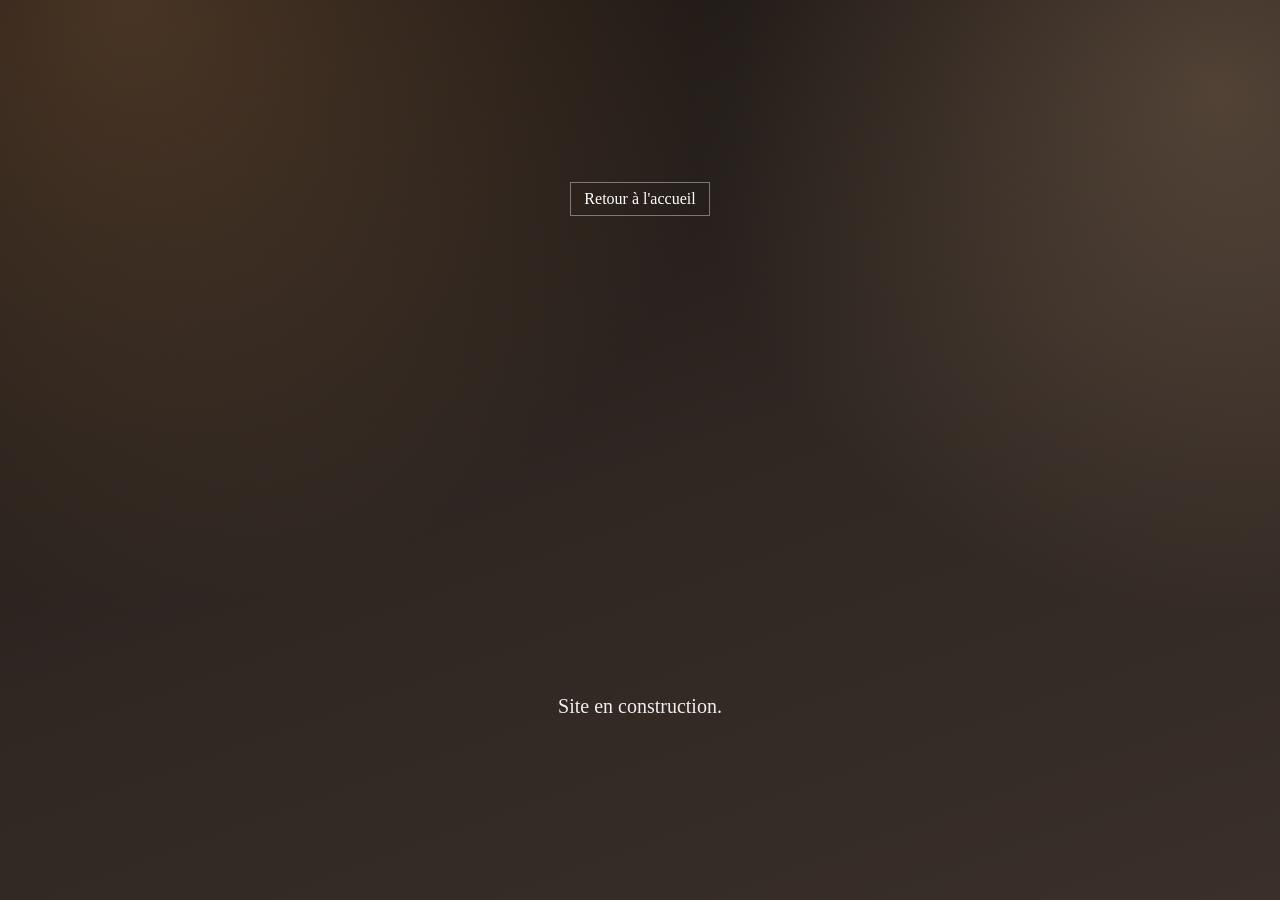
<file: html/under_construction.html>
<!DOCTYPE html><html lang="fr"><head><meta charset="UTF-8"><meta name="viewport" content="width=device-width,initial-scale=1"><meta name="description" content="Page en cours de préparation du portfolio de Bruno Lhomet."><title id="main-under_construction-title">Portfolio en construction | Bruno Lhomet</title><link rel="canonical" href="https://brunolhomet.com/html/under_construction.html"><script type="module" crossorigin src="../assets/underConstruction-e3PlL-G6.js"></script><link rel="modulepreload" crossorigin href="../assets/translation-BUIPouBq.js"><link rel="stylesheet" crossorigin href="../assets/underConstruction-C3NHsRX6.css"></head><body><div class="overlay"></div><main class="content"><div class="card"><a id="main-under_construction-back" class="back-link" href="../index.html"></a><video id="constructionVideo" class="video-player" autoplay muted loop playsinline webkit-playsinline preload="auto"><source src="../assets/under_construction-Cw6N1xPG.mp4" type="video/mp4"></video><p id="main-under_construction-message"></p></div></main></body></html>
</file>
<file: assets/gallery-CDSRCGUn.css>
@font-face{font-family:GFS Didot;src:url(./GFSDidot-Regular-BCwUb7Yq.woff2)format("woff2"),url(./GFSDidot-Regular-Bd7Be6na.woff)format("woff");font-weight:400;font-style:normal;font-display:swap}:root{--bg-deep:#1d1815;--bg-soft:#2a221e;--surface:#14100ec2;--surface-strong:#0c0908eb;--text:#f5efe8;--muted:#d8c9b8;--accent:#c48a57;--accent-2:#e3b58d;--line:#e3b58d4d;--shadow:0 20px 50px #00000073}*{box-sizing:border-box}html,body{width:100%;color:var(--text);background:radial-gradient(circle at 10% 0,#c48a5747,#0000 42%),radial-gradient(circle at 95% 10%,#e3b58d38,#0000 36%),linear-gradient(160deg,#17120f 0%,#2f2722 52%,#3a2f29 100%);min-height:100%;margin:0;padding:0;font-family:GFS Didot,Segoe UI,serif}body{padding:2rem 1.25rem 3rem}.page{width:min(1200px,100%);margin:0 auto}.topbar{border-bottom:1px solid var(--line);justify-content:space-between;align-items:center;gap:1rem;margin-bottom:1.4rem;padding-bottom:1rem;animation:.5s fadeDown;display:flex}h1{letter-spacing:.04em;margin:0;font-size:clamp(1.5rem,3.5vw,2.3rem);font-weight:400}.subtitle{color:var(--muted);margin:.25rem 0 0;font-size:1.05rem}.back-link{color:var(--text);border:1px solid var(--line);white-space:nowrap;background:#0003;padding:.45rem .85rem;text-decoration:none;transition:border-color .18s,color .18s,transform .18s}.back-link:hover,.back-link:focus{border-color:var(--accent-2);color:var(--accent-2);transform:translateY(-1px)}.gallery-grid{grid-template-columns:repeat(auto-fill,minmax(220px,1fr));gap:1rem;animation:.62s fadeUp;display:grid}.gallery-parts{gap:1.5rem;display:grid}.gallery-part{padding-top:.25rem}.gallery-part-title{border-bottom:1px solid var(--line);letter-spacing:.05em;color:var(--accent-2);margin:0 0 .8rem;padding-bottom:.35rem;font-size:1.2rem;font-weight:400}.gallery-part-subtitle{letter-spacing:.05em;color:var(--accent-2);opacity:.88;margin:-.25rem 0 .95rem;font-size:.95rem;font-weight:400}.gallery-part-subtitle a,.gallery-part-subtitle a:visited{color:inherit;text-decoration:underline}.gallery-part-subtitle a:hover,.gallery-part-subtitle a:focus{color:inherit}.thumb-btn{background:var(--surface);cursor:pointer;aspect-ratio:1;box-shadow:var(--shadow);text-align:left;border:1px solid #ffffff1a;border-radius:0;margin:0;padding:0;transition:transform .22s,border-color .22s;position:relative;overflow:hidden}.thumb-btn:hover,.thumb-btn:focus{border-color:var(--accent);outline:none;transform:translateY(-3px)}.thumb-btn img{object-fit:cover;filter:saturate(.95);width:100%;height:100%;transition:transform .38s,filter .38s;display:block}.thumb-btn:hover img,.thumb-btn:focus img{filter:saturate(1.1);transform:scale(1.05)}.thumb-label{color:#f2e8de;letter-spacing:.04em;background:linear-gradient(#0000,#000000bf);padding:.5rem .7rem;font-size:.95rem;position:absolute;bottom:0;left:0;right:0}.lightbox{z-index:2000;background:#080706f5;padding:1rem;display:none;position:fixed;inset:0}.lightbox.is-open{grid-template-rows:auto 1fr auto;gap:.8rem;animation:.22s fadeIn;display:grid}.lightbox-header{color:var(--muted);border-bottom:1px solid #ffffff24;justify-content:space-between;align-items:center;padding:.4rem .2rem;display:flex}.lightbox-hint{font-size:.95rem}.lightbox-actions{gap:.5rem;display:inline-flex}.fullscreen-btn{min-width:8.8rem}.close-btn{color:var(--text);border:1px solid var(--line);cursor:pointer;font:inherit;background:0 0;padding:.35rem .8rem}.icon-btn{place-items:center;width:42px;height:38px;padding:0;display:inline-grid}.icon{font-size:1.2rem;line-height:1}.icon-expand:before{content:"⛶"}.fullscreen-btn.is-fullscreen .icon-expand:before{content:"⤢"}.icon-close:before{content:"×";font-size:1.45rem}.sr-only{clip:rect(0, 0, 0, 0);white-space:nowrap;border:0;width:1px;height:1px;margin:-1px;padding:0;position:absolute;overflow:hidden}.close-btn:hover,.close-btn:focus{border-color:var(--accent-2);color:var(--accent-2);outline:none}.zoom-btn{font-size:1.4rem}.zoom-btn:disabled{opacity:.4;cursor:default}.slider-wrap{grid-template-columns:auto 1fr auto;align-items:center;gap:.7rem;min-height:0;display:grid}.nav-btn{border:1px solid var(--line);color:var(--text);cursor:pointer;background:#00000040;width:44px;height:44px;font-size:1.3rem}.nav-btn:hover,.nav-btn:focus{border-color:var(--accent);color:var(--accent-2);outline:none}.slider{scroll-snap-type:x mandatory;scroll-behavior:auto;background:var(--surface-strong);border:1px solid #ffffff1f;gap:0;width:100%;height:100%;display:flex;overflow:auto hidden}.slider.is-zoomed{scroll-snap-type:none}.slide{scroll-snap-align:center;place-items:center;min-width:100%;margin:0;display:grid;position:relative}.slide img{object-fit:contain;cursor:zoom-in;background:#0f0c0a;width:auto;max-width:100%;max-height:min(73vh,880px);display:block}.slider.is-zoomed .slide img{cursor:grab;touch-action:none}.slider.is-zoomed .slide img:active{cursor:grabbing}.caption{color:var(--muted);text-align:center;letter-spacing:.03em;min-height:1.3rem;margin-top:.65rem}.counter{color:var(--muted);text-align:right;padding-right:.25rem;font-size:.95rem}.note{color:var(--muted);opacity:.9;margin-top:1rem;font-size:.95rem}@keyframes fadeDown{0%{opacity:0;transform:translateY(-10px)}to{opacity:1;transform:translateY(0)}}@keyframes fadeUp{0%{opacity:0;transform:translateY(14px)}to{opacity:1;transform:translateY(0)}}@keyframes fadeIn{0%{opacity:0}to{opacity:1}}@media (width<=760px){body{padding:1rem .75rem 2rem}.topbar{flex-direction:column;align-items:flex-start}.gallery-grid{grid-template-columns:repeat(2,minmax(0,1fr));gap:.7rem}.gallery-parts{gap:1.15rem}.gallery-part-title{margin-bottom:.6rem;font-size:1.05rem}.slider-wrap{grid-template-columns:1fr}.nav-btn{display:none}.slide img{max-height:72vh}.lightbox-hint{font-size:.87rem}.fullscreen-btn{min-width:0}}
</file>
<file: assets/underConstruction-C3NHsRX6.css>
:root{--text:#fff;--line:#fff6;--accent:#d0a34d}*{box-sizing:border-box;margin:0;padding:0}html,body{width:100%;color:var(--text);background:radial-gradient(circle at 10% 0,#c48a5747,#0000 42%),radial-gradient(circle at 95% 10%,#e3b58d38,#0000 36%),linear-gradient(160deg,#17120f 0%,#2f2722 52%,#3a2f29 100%);min-height:100%;margin:0;padding:0;font-family:GFS Didot,Segoe UI,serif;overflow:auto}.overlay{z-index:1;background:0 0;position:fixed;inset:0}.content{text-align:center;z-index:2;flex-direction:column;justify-content:center;align-items:center;min-height:100vh;padding:2rem 1.25rem;display:flex;position:relative}.back-link{color:var(--text);border:1px solid var(--line);white-space:nowrap;background:#00000005;align-self:flex-start;margin:0 0 1rem;padding:.45rem .85rem;text-decoration:none;transition:border-color .18s,color .18s,transform .18s;display:inline-block}.back-link:hover,.back-link:focus{border-color:var(--accent);color:var(--accent);transform:translateY(-1px)}.card{width:min(92vw,900px)}.video-player{object-fit:contain;width:100%;max-height:58vh;box-shadow:none;background:0 0;border:none}h1{letter-spacing:.04em;text-shadow:0 6px 24px #00000059;font-size:clamp(1.8rem,4vw,3rem);font-weight:700}p{opacity:.92;margin-top:.6rem;font-size:clamp(1rem,2vw,1.25rem)}
</file>
